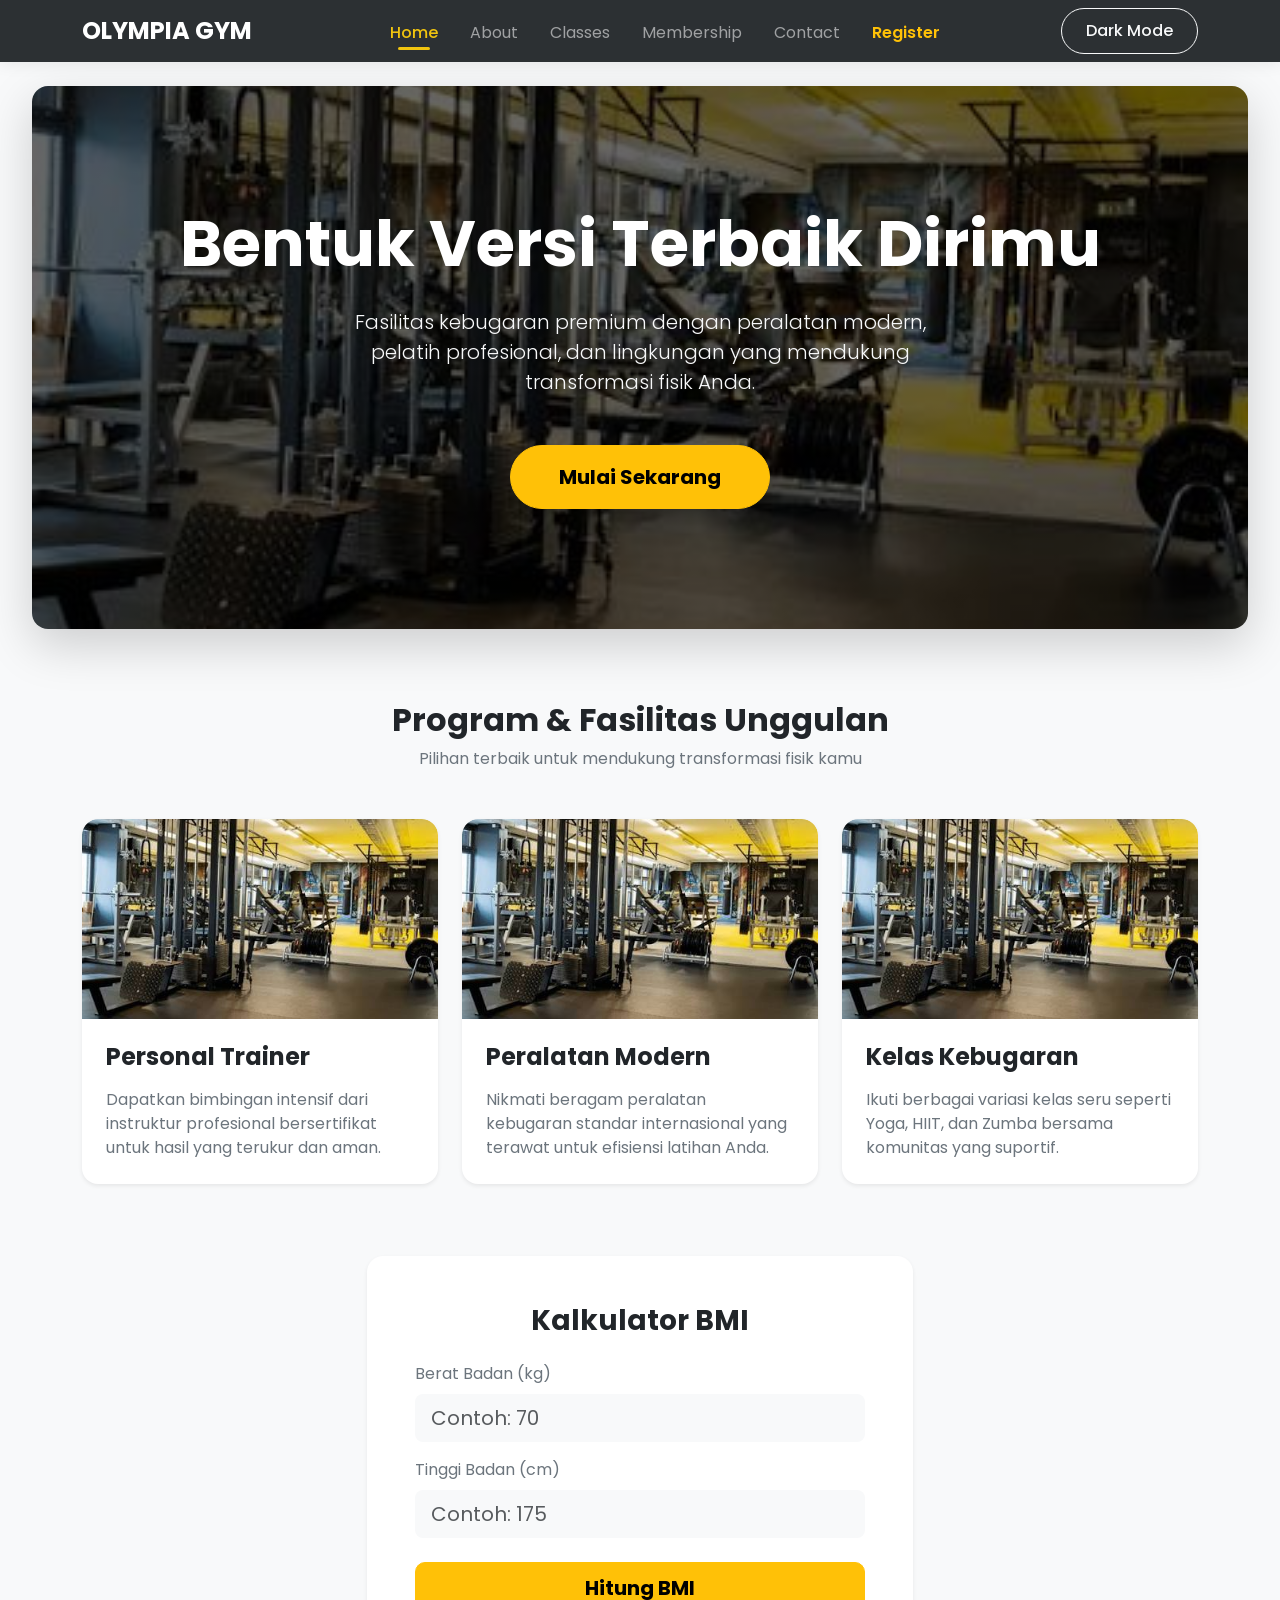
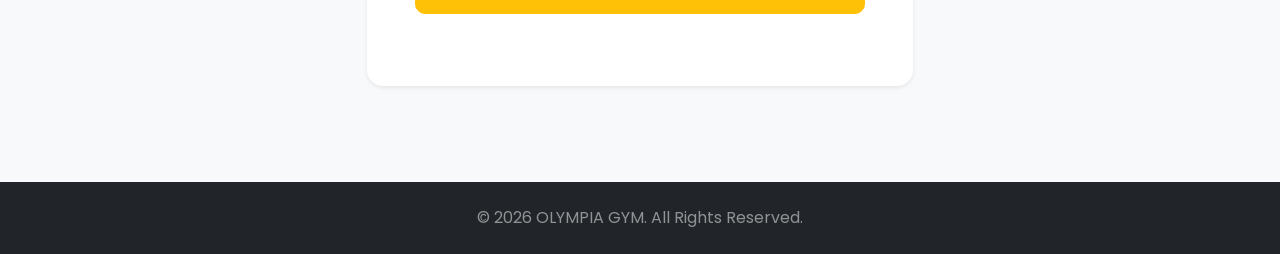
<file: index.html>
<!DOCTYPE html>
<html lang="id" data-bs-theme="light">
<head>
    <meta charset="UTF-8">
    <meta name="viewport" content="width=device-width, initial-scale=1.0">
    <title>Home - OLYMPIA GYM</title>
    <link href="https://cdn.jsdelivr.net/npm/bootstrap@5.3.0/dist/css/bootstrap.min.css" rel="stylesheet">
    <link rel="stylesheet" href="style.css">
</head>
<body>

    <nav class="navbar navbar-expand-lg navbar-dark bg-dark sticky-top">
        <div class="container">
            <a class="navbar-brand fw-bold fs-4" href="index.html">OLYMPIA GYM</a>
            <button class="navbar-toggler" type="button" data-bs-toggle="collapse" data-bs-target="#navbarNav">
                <span class="navbar-toggler-icon"></span>
            </button>
            <div class="collapse navbar-collapse" id="navbarNav">
                <ul class="navbar-nav mx-auto">
                    <li class="nav-item"><a class="nav-link px-3 active" href="index.html">Home</a></li>
                    <li class="nav-item"><a class="nav-link px-3" href="about.html">About</a></li>
                    <li class="nav-item"><a class="nav-link px-3" href="classes.html">Classes</a></li>
                    <li class="nav-item"><a class="nav-link px-3" href="membership.html">Membership</a></li>
                    <li class="nav-item"><a class="nav-link px-3" href="contact.html">Contact</a></li>
                    <li class="nav-item"><a class="nav-link px-3 text-warning fw-semibold" href="register.html">Register</a></li>
                </ul>
                <button class="btn btn-outline-light px-4 rounded-pill" id="darkModeToggle">Dark Mode</button>
            </div>
        </div>
    </nav>

    <main>
        <section class="container-fluid text-center py-5 my-4 text-white rounded-4 shadow-lg" 
                 style="background: linear-gradient(rgba(0, 0, 0, 0.6), rgba(0, 0, 0, 0.6)), url('asset/images.jpg') center/cover no-repeat; max-width: 95%;">
            <div class="py-5 my-4">
                <h1 class="display-3 fw-bold mb-4 text-white">Bentuk Versi Terbaik Dirimu</h1>
                <p class="lead mb-5 mx-auto text-light" style="max-width: 600px;">
                    Fasilitas kebugaran premium dengan peralatan modern, pelatih profesional, dan lingkungan yang mendukung transformasi fisik Anda.
                </p>
                <a href="membership.html" class="btn btn-warning btn-lg px-5 py-3 rounded-pill fw-bold">Mulai Sekarang</a>
            </div>
        </section>

        <section class="container my-5 py-4">
            <h2 class="fw-bold text-center mb-2">Program & Fasilitas Unggulan</h2>
            <p class="text-center text-secondary mb-5">Pilihan terbaik untuk mendukung transformasi fisik kamu</p>
            
            <div class="row g-4 justify-content-center">
                <div class="col-12 col-md-6 col-lg-4 d-flex align-items-stretch">
                    <div class="card h-100 border-0 shadow-sm rounded-4 overflow-hidden w-100">
                        <img src="asset/images.jpg" class="card-img-top" alt="Personal Trainer" style="height: 200px; object-fit: cover;">
                        <div class="card-body p-4 d-flex flex-column">
                            <h4 class="card-title fw-bold mb-3">Personal Trainer</h4>
                            <p class="card-text text-secondary flex-grow-1">Dapatkan bimbingan intensif dari instruktur profesional bersertifikat untuk hasil yang terukur dan aman.</p>
                        </div>
                    </div>
                </div>

                <div class="col-12 col-md-6 col-lg-4 d-flex align-items-stretch">
                    <div class="card h-100 border-0 shadow-sm rounded-4 overflow-hidden w-100">
                        <img src="asset/images.jpg" class="card-img-top" alt="Peralatan Modern" style="height: 200px; object-fit: cover;">
                        <div class="card-body p-4 d-flex flex-column">
                            <h4 class="card-title fw-bold mb-3">Peralatan Modern</h4>
                            <p class="card-text text-secondary flex-grow-1">Nikmati beragam peralatan kebugaran standar internasional yang terawat untuk efisiensi latihan Anda.</p>
                        </div>
                    </div>
                </div>

                <div class="col-12 col-md-6 col-lg-4 d-flex align-items-stretch">
                    <div class="card h-100 border-0 shadow-sm rounded-4 overflow-hidden w-100">
                        <img src="asset/images.jpg" class="card-img-top" alt="Kelas Kebugaran" style="height: 200px; object-fit: cover;">
                        <div class="card-body p-4 d-flex flex-column">
                            <h4 class="card-title fw-bold mb-3">Kelas Kebugaran</h4>
                            <p class="card-text text-secondary flex-grow-1">Ikuti berbagai variasi kelas seru seperti Yoga, HIIT, dan Zumba bersama komunitas yang suportif.</p>
                        </div>
                    </div>
                </div>
            </div>
        </section>

        <section class="container mb-5 pb-5">
            <div class="row justify-content-center">
                <div class="col-md-6">
                    <div class="card p-4 p-md-5 border-0 shadow-sm rounded-4">
                        <h3 class="fw-bold mb-4 text-center">Kalkulator BMI</h3>
                        <div class="mb-3">
                            <label class="form-label text-secondary">Berat Badan (kg)</label>
                            <input type="number" id="berat" class="form-control form-control-lg bg-light border-0" placeholder="Contoh: 70">
                        </div>
                        <div class="mb-4">
                            <label class="form-label text-secondary">Tinggi Badan (cm)</label>
                            <input type="number" id="tinggi" class="form-control form-control-lg bg-light border-0" placeholder="Contoh: 175">
                        </div>
                        <button onclick="hitungBMI()" class="btn btn-warning btn-lg w-100 fw-bold">Hitung BMI</button>
                        <div id="hasilBMI" class="mt-4 text-center fs-5"></div>
                    </div>
                </div>
            </div>
        </section>
    </main>

    <footer class="bg-dark text-white text-center py-4 mt-auto">
        <p class="mb-0 text-white-50">&copy; 2026 OLYMPIA GYM. All Rights Reserved.</p>
    </footer>

    <script src="https://cdn.jsdelivr.net/npm/bootstrap@5.3.0/dist/js/bootstrap.bundle.min.js"></script>
    <script src="script.js"></script>
</body>
</html>
</file>
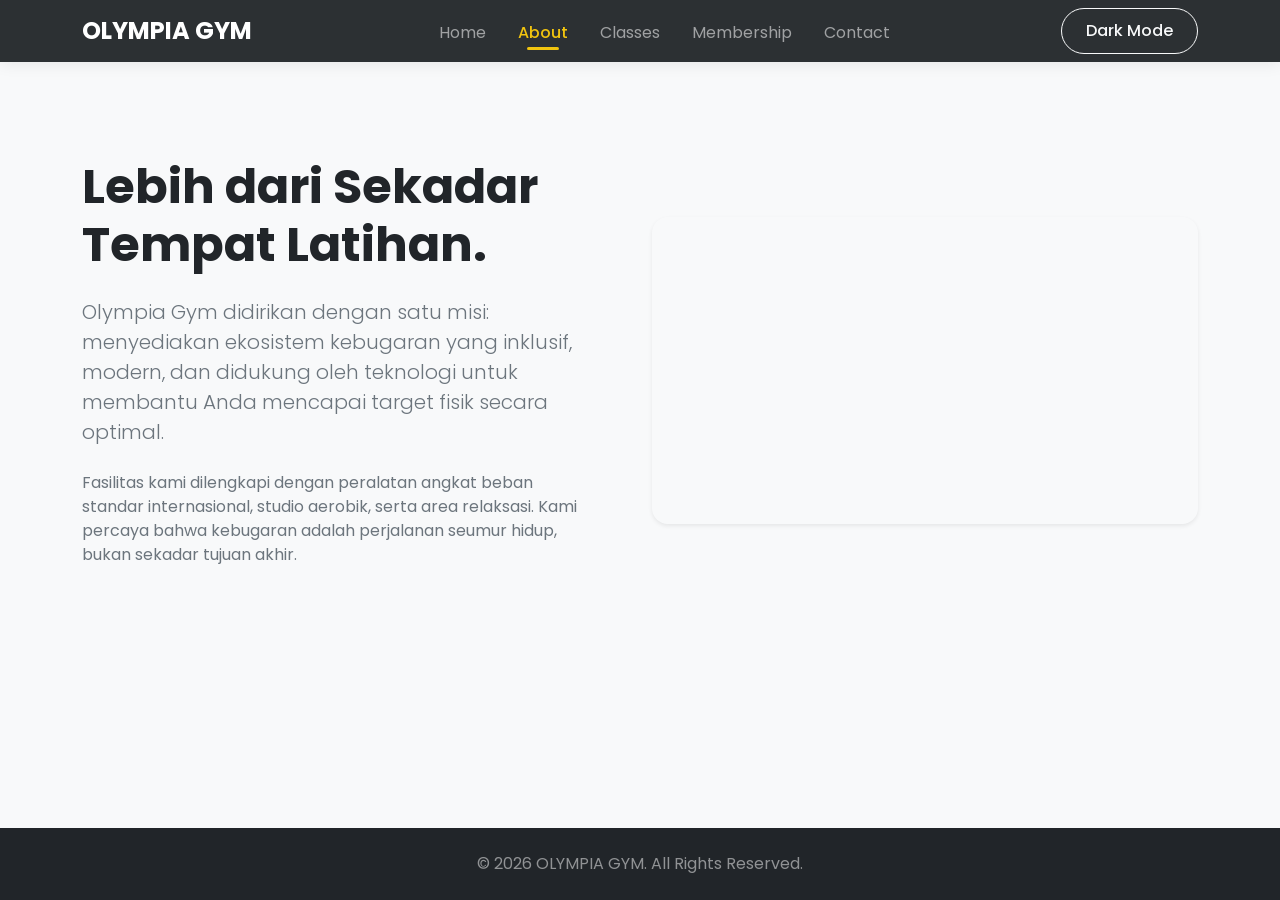
<file: about.html>
<!DOCTYPE html>
<html lang="id" data-bs-theme="light">
<head>
    <meta charset="UTF-8">
    <meta name="viewport" content="width=device-width, initial-scale=1.0">
    <title>About - OLYMPIA GYM</title>
    <link href="https://cdn.jsdelivr.net/npm/bootstrap@5.3.0/dist/css/bootstrap.min.css" rel="stylesheet">
    <link rel="stylesheet" href="style.css">
</head>
<body>

    <nav class="navbar navbar-expand-lg navbar-dark bg-dark sticky-top">
        <div class="container">
            <a class="navbar-brand fw-bold fs-4" href="index.html">OLYMPIA GYM</a>
            <button class="navbar-toggler" type="button" data-bs-toggle="collapse" data-bs-target="#navbarNav">
                <span class="navbar-toggler-icon"></span>
            </button>
            <div class="collapse navbar-collapse" id="navbarNav">
                <ul class="navbar-nav mx-auto">
                    <li class="nav-item"><a class="nav-link px-3" href="index.html">Home</a></li>
                    <li class="nav-item"><a class="nav-link px-3" href="about.html">About</a></li>
                    <li class="nav-item"><a class="nav-link px-3" href="classes.html">Classes</a></li>
                    <li class="nav-item"><a class="nav-link px-3" href="membership.html">Membership</a></li>
                    <li class="nav-item"><a class="nav-link px-3" href="contact.html">Contact</a></li>
                </ul>
                <button class="btn btn-outline-light px-4 rounded-pill" id="darkModeToggle">Dark Mode</button>
            </div>
        </div>
    </nav>

    <main class="container py-5 my-5">
        <div class="row align-items-center mb-5">
            <div class="col-lg-6 mb-4 mb-lg-0 pe-lg-5">
                <h1 class="display-5 fw-bold mb-4">Lebih dari Sekadar Tempat Latihan.</h1>
                <p class="lead text-secondary mb-4">
                    Olympia Gym didirikan dengan satu misi: menyediakan ekosistem kebugaran yang inklusif, modern, dan didukung oleh teknologi untuk membantu Anda mencapai target fisik secara optimal.
                </p>
                <p class="text-secondary">
                    Fasilitas kami dilengkapi dengan peralatan angkat beban standar internasional, studio aerobik, serta area relaksasi. Kami percaya bahwa kebugaran adalah perjalanan seumur hidup, bukan sekadar tujuan akhir.
                </p>
            </div>
            <div class="col-lg-6">
                <div class="ratio ratio-16x9 rounded-4 overflow-hidden shadow-sm">
                    <iframe src="https://www.youtube.com/embed/HQfF5XRVXjU" title="OLYMPIA GYM" allowfullscreen></iframe>
                </div>
            </div>
        </div>
    </main>

    <footer class="bg-dark text-white text-center py-4 mt-auto">
        <p class="mb-0 text-white-50">&copy; 2026 OLYMPIA GYM. All Rights Reserved.</p>
    </footer>

    <script src="https://cdn.jsdelivr.net/npm/bootstrap@5.3.0/dist/js/bootstrap.bundle.min.js"></script>
    <script src="script.js"></script>
</body>
</html>
</file>
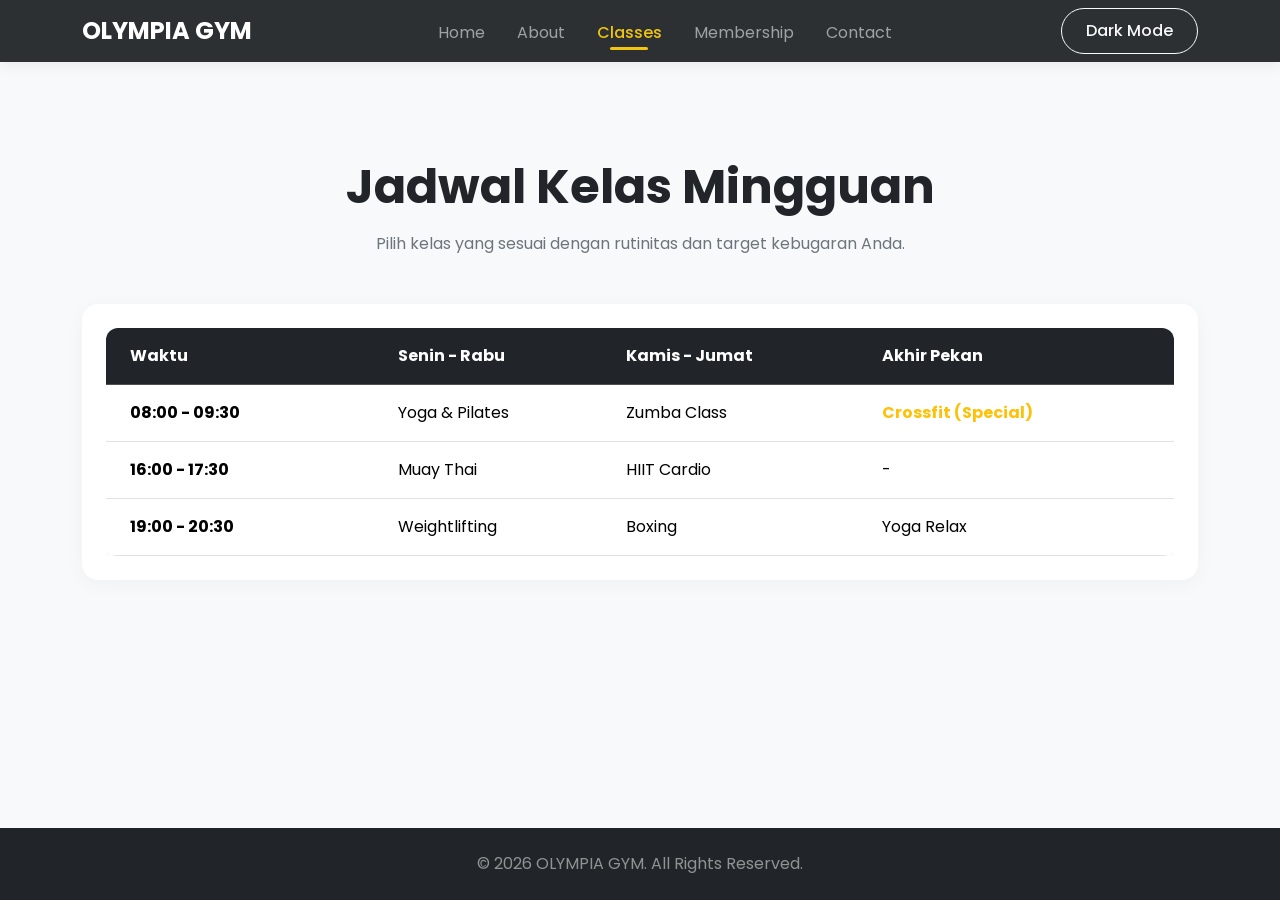
<file: classes.html>
<!DOCTYPE html>
<html lang="id" data-bs-theme="light">
<head>
    <meta charset="UTF-8">
    <meta name="viewport" content="width=device-width, initial-scale=1.0">
    <title>Classes - OLYMPIA GYM</title>
    <link href="https://cdn.jsdelivr.net/npm/bootstrap@5.3.0/dist/css/bootstrap.min.css" rel="stylesheet">
    <link rel="stylesheet" href="style.css">
</head>
<body>

    <nav class="navbar navbar-expand-lg navbar-dark bg-dark sticky-top">
        <div class="container">
            <a class="navbar-brand fw-bold fs-4" href="index.html">OLYMPIA GYM</a>
            <button class="navbar-toggler" type="button" data-bs-toggle="collapse" data-bs-target="#navbarNav">
                <span class="navbar-toggler-icon"></span>
            </button>
            <div class="collapse navbar-collapse" id="navbarNav">
                <ul class="navbar-nav mx-auto">
                    <li class="nav-item"><a class="nav-link px-3" href="index.html">Home</a></li>
                    <li class="nav-item"><a class="nav-link px-3" href="about.html">About</a></li>
                    <li class="nav-item"><a class="nav-link px-3" href="classes.html">Classes</a></li>
                    <li class="nav-item"><a class="nav-link px-3" href="membership.html">Membership</a></li>
                    <li class="nav-item"><a class="nav-link px-3" href="contact.html">Contact</a></li>
                </ul>
                <button class="btn btn-outline-light px-4 rounded-pill" id="darkModeToggle">Dark Mode</button>
            </div>
        </div>
    </nav>

    <main class="container py-5 my-md-5">
        <div class="text-center mb-5">
            <h1 class="display-5 fw-bold">Jadwal Kelas Mingguan</h1>
            <p class="text-secondary mt-3">Pilih kelas yang sesuai dengan rutinitas dan target kebugaran Anda.</p>
        </div>

        <div class="card border-0 p-4">
            <div class="table-responsive">
                <table class="table table-hover align-middle mb-0">
                    <thead class="table-dark">
                        <tr>
                            <th class="py-3 px-4">Waktu</th>
                            <th class="py-3">Senin - Rabu</th>
                            <th class="py-3">Kamis - Jumat</th>
                            <th class="py-3">Akhir Pekan</th>
                        </tr>
                    </thead>
                    <tbody class="border-top-0">
                        <tr>
                            <td class="fw-bold px-4 py-3">08:00 - 09:30</td>
                            <td class="py-3">Yoga & Pilates</td>
                            <td class="py-3">Zumba Class</td>
                            <td class="py-3 text-warning fw-bold">Crossfit (Special)</td>
                        </tr>
                        <tr>
                            <td class="fw-bold px-4 py-3">16:00 - 17:30</td>
                            <td class="py-3">Muay Thai</td>
                            <td class="py-3">HIIT Cardio</td>
                            <td class="py-3">-</td>
                        </tr>
                        <tr>
                            <td class="fw-bold px-4 py-3">19:00 - 20:30</td>
                            <td class="py-3">Weightlifting</td>
                            <td class="py-3">Boxing</td>
                            <td class="py-3">Yoga Relax</td>
                        </tr>
                    </tbody>
                </table>
            </div>
        </div>
    </main>

    <footer class="bg-dark text-white text-center py-4 mt-auto">
        <p class="mb-0 text-white-50">&copy; 2026 OLYMPIA GYM. All Rights Reserved.</p>
    </footer>

    <script src="https://cdn.jsdelivr.net/npm/bootstrap@5.3.0/dist/js/bootstrap.bundle.min.js"></script>
    <script src="script.js"></script>
</body>
</html>
</file>
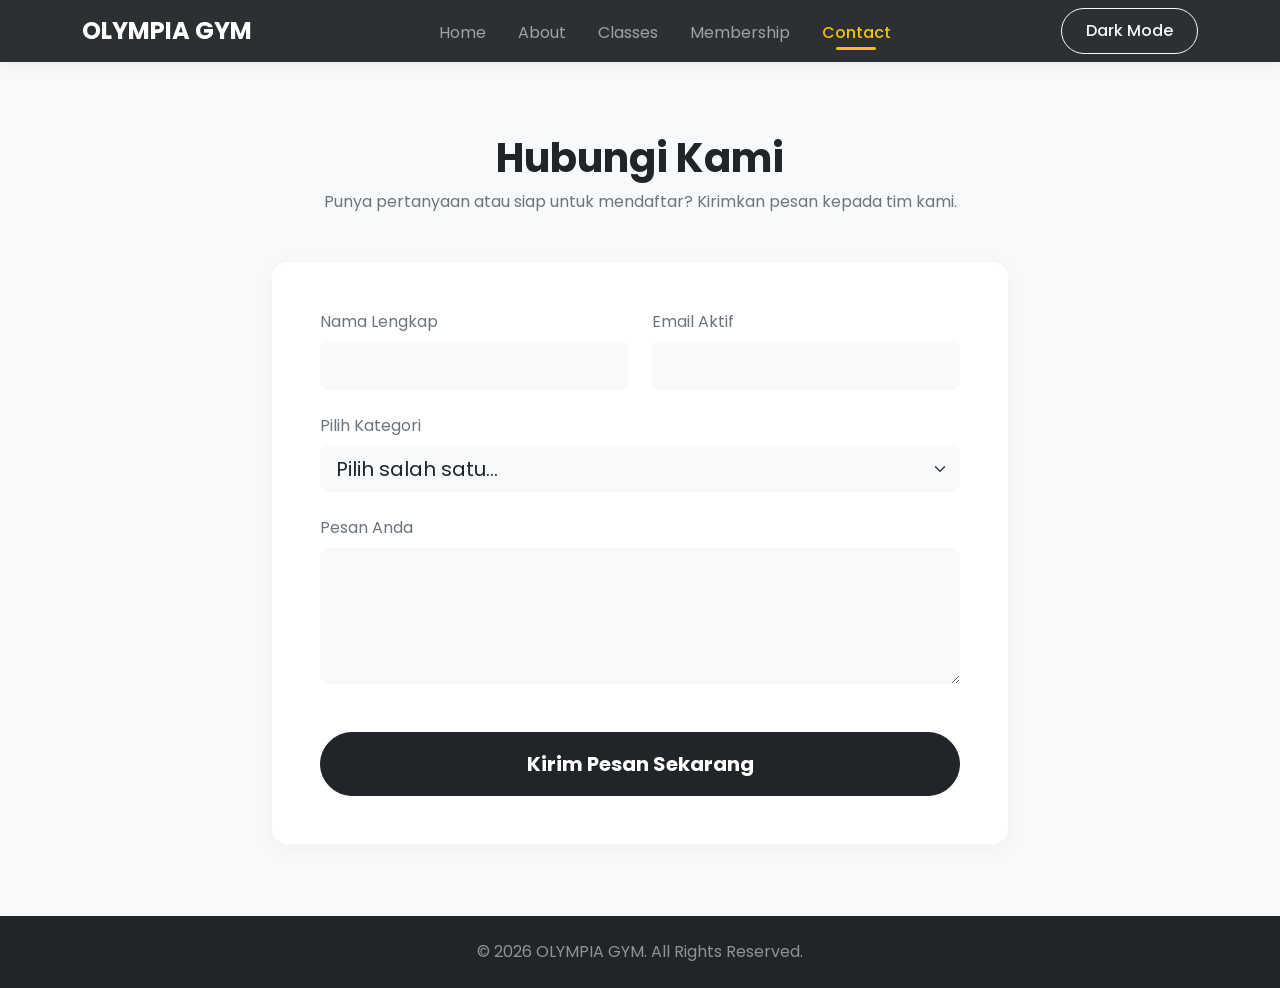
<file: contact.html>
<!DOCTYPE html>
<html lang="id" data-bs-theme="light">
<head>
    <meta charset="UTF-8">
    <meta name="viewport" content="width=device-width, initial-scale=1.0">
    <title>Contact - OLYMPIA GYM</title>
    <link href="https://cdn.jsdelivr.net/npm/bootstrap@5.3.0/dist/css/bootstrap.min.css" rel="stylesheet">
    <link rel="stylesheet" href="style.css">
</head>
<body>

    <nav class="navbar navbar-expand-lg navbar-dark bg-dark sticky-top">
        <div class="container">
            <a class="navbar-brand fw-bold fs-4" href="index.html">OLYMPIA GYM</a>
            <button class="navbar-toggler" type="button" data-bs-toggle="collapse" data-bs-target="#navbarNav">
                <span class="navbar-toggler-icon"></span>
            </button>
            <div class="collapse navbar-collapse" id="navbarNav">
                <ul class="navbar-nav mx-auto">
                    <li class="nav-item"><a class="nav-link px-3" href="index.html">Home</a></li>
                    <li class="nav-item"><a class="nav-link px-3" href="about.html">About</a></li>
                    <li class="nav-item"><a class="nav-link px-3" href="classes.html">Classes</a></li>
                    <li class="nav-item"><a class="nav-link px-3" href="membership.html">Membership</a></li>
                    <li class="nav-item"><a class="nav-link px-3" href="contact.html">Contact</a></li>
                </ul>
                <button class="btn btn-outline-light px-4 rounded-pill" id="darkModeToggle">Dark Mode</button>
            </div>
        </div>
    </nav>

    <main class="container py-5 my-md-4">
        <div class="row justify-content-center">
            <div class="col-lg-8">
                <div class="text-center mb-5">
                    <h1 class="display-6 fw-bold">Hubungi Kami</h1>
                    <p class="text-secondary mt-2">Punya pertanyaan atau siap untuk mendaftar? Kirimkan pesan kepada tim kami.</p>
                </div>
                
                <div class="card border-0 p-4 p-md-5">
                    <form id="contactForm">
                        <div class="row g-4">
                            <div class="col-md-6">
                                <label class="form-label text-secondary mb-2">Nama Lengkap</label>
                                <input type="text" id="nama" class="form-control form-control-lg bg-light border-0" required>
                            </div>
                            <div class="col-md-6">
                                <label class="form-label text-secondary mb-2">Email Aktif</label>
                                <input type="email" id="email" class="form-control form-control-lg bg-light border-0" required>
                            </div>
                            <div class="col-12">
                                <label class="form-label text-secondary mb-2">Pilih Kategori</label>
                                <select id="kategori" class="form-select form-select-lg bg-light border-0" required>
                                    <option value="" selected disabled>Pilih salah satu...</option>
                                    <option value="Pertanyaan Jadwal Kelas">Pertanyaan Jadwal Kelas</option>
                                    <option value="Kerjasama / Lainnya">Kerjasama / Lainnya</option>
                                </select>
                            </div>
                            <div class="col-12">
                                <label class="form-label text-secondary mb-2">Pesan Anda</label>
                                <textarea id="pesan" class="form-control form-control-lg bg-light border-0" rows="4" required></textarea>
                            </div>
                            <div class="col-12 mt-5">
                                <button type="submit" class="btn btn-dark btn-lg w-100 py-3 rounded-pill fw-bold">Kirim Pesan Sekarang</button>
                            </div>
                        </div>
                    </form>
                </div>
            </div>
        </div>
    </main>

    <footer class="bg-dark text-white text-center py-4 mt-auto">
        <p class="mb-0 text-white-50">&copy; 2026 OLYMPIA GYM. All Rights Reserved.</p>
    </footer>

    <script src="https://cdn.jsdelivr.net/npm/bootstrap@5.3.0/dist/js/bootstrap.bundle.min.js"></script>
    <script src="script.js"></script>
</body>
</html>
</file>
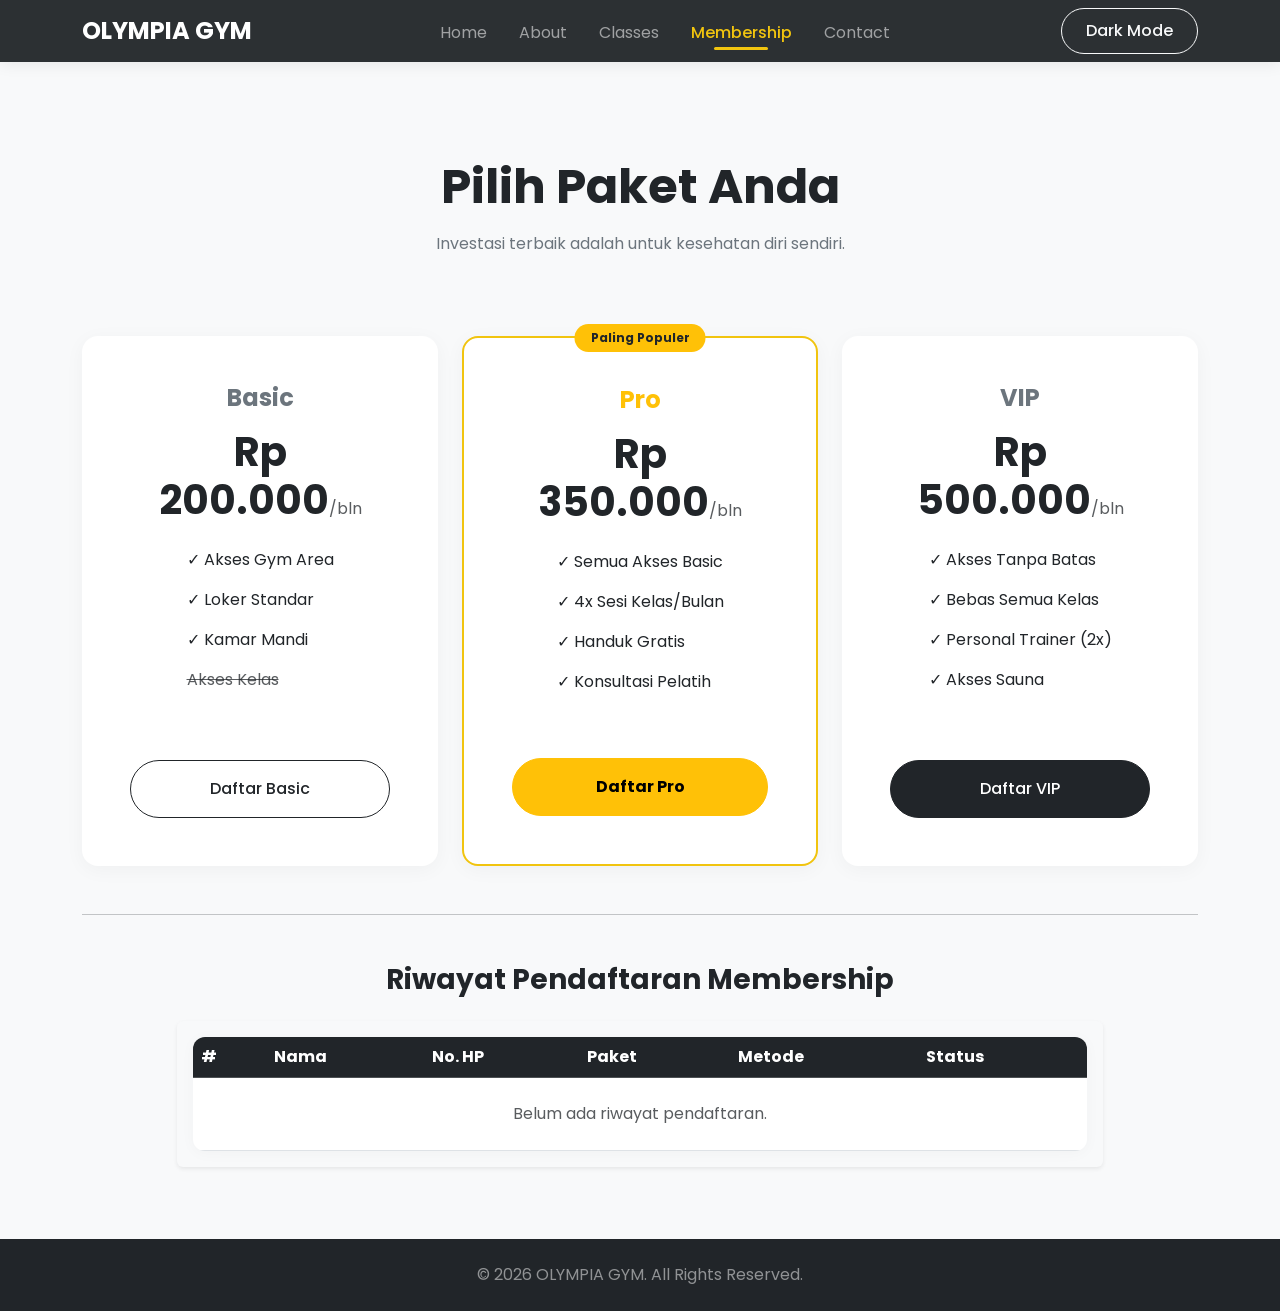
<file: membership.html>
<!DOCTYPE html>
<html lang="id" data-bs-theme="light">
<head>
    <meta charset="UTF-8">
    <meta name="viewport" content="width=device-width, initial-scale=1.0">
    <title>Membership - OLYMPIA GYM</title>
    <link href="https://cdn.jsdelivr.net/npm/bootstrap@5.3.0/dist/css/bootstrap.min.css" rel="stylesheet">
    <link rel="stylesheet" href="style.css">
</head>
<body>

    <nav class="navbar navbar-expand-lg navbar-dark bg-dark sticky-top">
        <div class="container">
            <a class="navbar-brand fw-bold fs-4" href="index.html">OLYMPIA GYM</a>
            <button class="navbar-toggler" type="button" data-bs-toggle="collapse" data-bs-target="#navbarNav">
                <span class="navbar-toggler-icon"></span>
            </button>
            <div class="collapse navbar-collapse" id="navbarNav">
                <ul class="navbar-nav mx-auto">
                    <li class="nav-item"><a class="nav-link px-3" href="index.html">Home</a></li>
                    <li class="nav-item"><a class="nav-link px-3" href="about.html">About</a></li>
                    <li class="nav-item"><a class="nav-link px-3" href="classes.html">Classes</a></li>
                    <li class="nav-item"><a class="nav-link px-3" href="membership.html">Membership</a></li>
                    <li class="nav-item"><a class="nav-link px-3" href="contact.html">Contact</a></li>
                </ul>
                <button class="btn btn-outline-light px-4 rounded-pill" id="darkModeToggle">Dark Mode</button>
            </div>
        </div>
    </nav>

    <main class="container py-5 my-4">
        <div id="alertUtama" class="mb-4"></div>

        <div class="text-center mb-5 pb-3">
            <h1 class="display-5 fw-bold">Pilih Paket Anda</h1>
            <p class="text-secondary mt-3">Investasi terbaik adalah untuk kesehatan diri sendiri.</p>
        </div>

        <div class="row g-4 justify-content-center text-center mb-5">
            <div class="col-lg-4 col-md-6">
                <div class="card h-100 p-4 p-xl-5">
                    <h4 class="fw-bold mb-3 text-secondary">Basic</h4>
                    <h2 class="display-6 fw-bold mb-4">Rp 200.000<span class="fs-6 text-muted fw-normal">/bln</span></h2>
                    <ul class="list-unstyled mb-5 text-start mx-auto" style="max-width: 200px;">
                        <li class="mb-3">✓ Akses Gym Area</li>
                        <li class="mb-3">✓ Loker Standar</li>
                        <li class="mb-3">✓ Kamar Mandi</li>
                        <li class="text-muted text-decoration-line-through">Akses Kelas</li>
                    </ul>
                    <button onclick="bukaModalPembayaran('Basic', 200000)" class="btn btn-outline-dark mt-auto py-3 rounded-pill w-100">Daftar Basic</button>
                </div>
            </div>

            <div class="col-lg-4 col-md-6">
                <div class="card h-100 p-4 p-xl-5 position-relative" style="border: 2px solid #f1c40f;">
                    <span class="badge bg-warning text-dark position-absolute top-0 start-50 translate-middle px-3 py-2 rounded-pill fw-bold">Paling Populer</span>
                    <h4 class="fw-bold mb-3 text-warning">Pro</h4>
                    <h2 class="display-6 fw-bold mb-4">Rp 350.000<span class="fs-6 text-muted fw-normal">/bln</span></h2>
                    <ul class="list-unstyled mb-5 text-start mx-auto" style="max-width: 200px;">
                        <li class="mb-3">✓ Semua Akses Basic</li>
                        <li class="mb-3">✓ 4x Sesi Kelas/Bulan</li>
                        <li class="mb-3">✓ Handuk Gratis</li>
                        <li class="mb-3">✓ Konsultasi Pelatih</li>
                    </ul>
                    <button onclick="bukaModalPembayaran('Pro', 350000)" class="btn btn-warning mt-auto py-3 rounded-pill w-100 fw-bold">Daftar Pro</button>
                </div>
            </div>

            <div class="col-lg-4 col-md-6">
                <div class="card h-100 p-4 p-xl-5">
                    <h4 class="fw-bold mb-3 text-secondary">VIP</h4>
                    <h2 class="display-6 fw-bold mb-4">Rp 500.000<span class="fs-6 text-muted fw-normal">/bln</span></h2>
                    <ul class="list-unstyled mb-5 text-start mx-auto" style="max-width: 200px;">
                        <li class="mb-3">✓ Akses Tanpa Batas</li>
                        <li class="mb-3">✓ Bebas Semua Kelas</li>
                        <li class="mb-3">✓ Personal Trainer (2x)</li>
                        <li class="mb-3">✓ Akses Sauna</li>
                    </ul>
                    <button onclick="bukaModalPembayaran('VIP', 500000)" class="btn btn-dark mt-auto py-3 rounded-pill w-100">Daftar VIP</button>
                </div>
            </div>
        </div>

        <hr class="my-5">

        <div class="row justify-content-center">
            <div class="col-lg-10">
                <h3 class="fw-bold text-center mb-4">Riwayat Pendaftaran Membership</h3>
                <div class="table-responsive bg-body-tertiary p-3 rounded shadow-sm">
                    <table class="table table-hover align-middle mb-0">
                        <thead class="table-dark">
                            <tr>
                                <th>#</th>
                                <th>Nama</th>
                                <th>No. HP</th>
                                <th>Paket</th>
                                <th>Metode</th>
                                <th>Status</th>
                            </tr>
                        </thead>
                        <tbody id="tabelRiwayat">
                            <tr>
                                <td colspan="6" class="text-center text-muted py-3" id="noDataText">Belum ada riwayat pendaftaran.</td>
                            </tr>
                        </tbody>
                    </table>
                </div>
            </div>
        </div>
    </main>

    <div class="modal fade" id="modalPembayaran" tabindex="-1" aria-labelledby="modalPembayaranLabel" aria-hidden="true">
        <div class="modal-dialog modal-dialog-centered">
            <div class="modal-content">
                <div class="modal-header bg-dark text-white">
                    <h5 class="modal-title" id="modalPembayaranLabel">Formulir Pendaftaran & Pembayaran</h5>
                    <button type="button" class="btn-close btn-close-white" data-bs-dismiss="modal" aria-label="Close"></button>
                </div>
                <div class="modal-body text-dark">
                    <div class="alert alert-info text-center fw-bold">
                        Paket Dipilih: <span id="textPaket"></span> (<span id="textHarga"></span>)
                    </div>
                    
                    <form id="formCheckout" onsubmit="prosesTransaksi(event)">
                        <div class="mb-3">
                            <label class="form-label fw-bold">Nama Lengkap</label>
                            <input type="text" class="form-control" id="inputNama" placeholder="Masukkan nama Anda" required>
                        </div>
                        <div class="mb-3">
                            <label class="form-label fw-bold">Nomor HP / WhatsApp</label>
                            <input type="number" class="form-control" id="inputHp" placeholder="Contoh: 0812345678" required>
                        </div>
                        <div class="mb-3">
                            <label class="form-label fw-bold">Alamat Lengkap</label>
                            <textarea class="form-control" id="inputAlamat" rows="2" placeholder="Masukkan alamat rumah" required></textarea>
                        </div>

                        <hr>

                        <div class="mb-3">
                            <label class="form-label fw-bold">Metode Pembayaran</label>
                            <select class="form-select" id="metodeBayar" required>
                                <option value="" selected disabled>-- Pilih Bank / E-Wallet --</option>
                                <optgroup label="Transfer Bank">
                                    <option value="BCA">Transfer Bank BCA</option>
                                    <option value="BNI">Transfer Bank BNI</option>
                                    <option value="BRI">Transfer Bank BRI</option>
                                    <option value="Mandiri">Transfer Bank Mandiri</option>
                                </optgroup>
                                <optgroup label="E-Wallet">
                                    <option value="GoPay">GoPay</option>
                                    <option value="OVO">OVO</option>
                                    <option value="Dana">Dana</option>
                                </optgroup>
                            </select>
                        </div>

                        <div class="modal-footer px-0 pb-0">
                            <button type="button" class="btn btn-secondary" data-bs-dismiss="modal">Batal</button>
                            <button type="submit" class="btn btn-success fw-bold">Konfirmasi Bayar</button>
                        </div>
                    </form>
                </div>
            </div>
        </div>
    </div>

    <footer class="bg-dark text-white text-center py-4 mt-auto">
        <p class="mb-0 text-white-50">&copy; 2026 OLYMPIA GYM. All Rights Reserved.</p>
    </footer>

    <script src="https://cdn.jsdelivr.net/npm/bootstrap@5.3.0/dist/js/bootstrap.bundle.min.js"></script>
    <script src="script.js"></script>
</body>
</html>
</file>
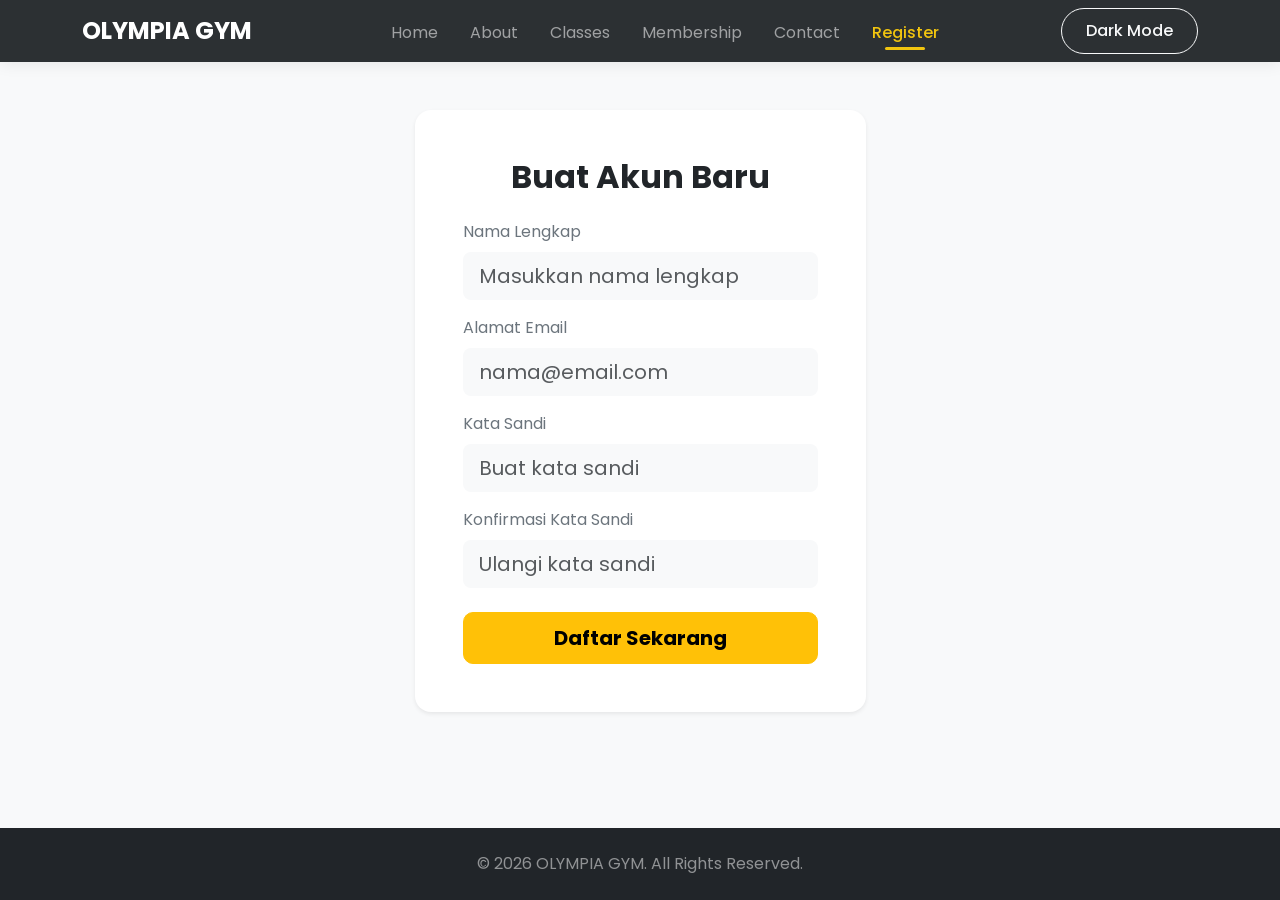
<file: register.html>
<!DOCTYPE html>
<html lang="id" data-bs-theme="light">
<head>
    <meta charset="UTF-8">
    <meta name="viewport" content="width=device-width, initial-scale=1.0">
    <title>Register - OLYMPIA GYM</title>
    <link href="https://cdn.jsdelivr.net/npm/bootstrap@5.3.0/dist/css/bootstrap.min.css" rel="stylesheet">
    <link rel="stylesheet" href="style.css">
</head>
<body>


    <nav class="navbar navbar-expand-lg navbar-dark bg-dark sticky-top">
        <div class="container">
            <a class="navbar-brand fw-bold fs-4" href="index.html">OLYMPIA GYM</a>
            <button class="navbar-toggler" type="button" data-bs-toggle="collapse" data-bs-target="#navbarNav">
                <span class="navbar-toggler-icon"></span>
            </button>
            <div class="collapse navbar-collapse" id="navbarNav">
                <ul class="navbar-nav mx-auto">
                    <li class="nav-item"><a class="nav-link px-3" href="index.html">Home</a></li>
                    <li class="nav-item"><a class="nav-link px-3" href="about.html">About</a></li>
                    <li class="nav-item"><a class="nav-link px-3" href="classes.html">Classes</a></li>
                    <li class="nav-item"><a class="nav-link px-3" href="membership.html">Membership</a></li>
                    <li class="nav-item"><a class="nav-link px-3" href="contact.html">Contact</a></li>
                    <li class="nav-item"><a class="nav-link px-3 text-warning fw-semibold active" href="register.html">Register</a></li>
                </ul>
                <button class="btn btn-outline-light px-4 rounded-pill" id="darkModeToggle">Dark Mode</button>
            </div>
        </div>
    </nav>

   
    <main class="container my-5">
        <div class="row justify-content-center">
            <div class="col-md-6 col-lg-5">
                <div class="card p-4 p-md-5 border-0 shadow-sm rounded-4">
                    <h2 class="fw-bold text-center mb-4">Buat Akun Baru</h2>
                    <form>
                        <div class="mb-3">
                            <label class="form-label text-secondary">Nama Lengkap</label>
                            <input type="text" class="form-control form-control-lg bg-light border-0" placeholder="Masukkan nama lengkap" required>
                        </div>
                        <div class="mb-3">
                            <label class="form-label text-secondary">Alamat Email</label>
                            <input type="email" class="form-control form-control-lg bg-light border-0" placeholder="nama@email.com" required>
                        </div>
                        <div class="mb-3">
                            <label class="form-label text-secondary">Kata Sandi</label>
                            <input type="password" class="form-control form-control-lg bg-light border-0" placeholder="Buat kata sandi" required>
                        </div>
                        <div class="mb-4">
                            <label class="form-label text-secondary">Konfirmasi Kata Sandi</label>
                            <input type="password" class="form-control form-control-lg bg-light border-0" placeholder="Ulangi kata sandi" required>
                        </div>
                        <button type="submit" class="btn btn-warning btn-lg w-100 fw-bold">Daftar Sekarang</button>
                    </form>
                </div>
            </div>
        </div>
    </main>


    <footer class="bg-dark text-white text-center py-4 mt-auto">
        <p class="mb-0 text-white-50">&copy; 2026 OLYMPIA GYM. All Rights Reserved.</p>
    </footer>

    <script src="https://cdn.jsdelivr.net/npm/bootstrap@5.3.0/dist/js/bootstrap.bundle.min.js"></script>
    <script src="script.js"></script>
</body>
</html>
</file>
<file: style.css>
@import url('https://fonts.googleapis.com/css2?family=Poppins:wght@300;400;500;600;700&display=swap');

body {
    font-family: 'Poppins', sans-serif;
    min-height: 100vh;
    display: flex;
    flex-direction: column;
    background-color: #f8f9fa;
    transition: background-color 0.4s ease, color 0.4s ease;
}

[data-bs-theme="dark"] body {
    background-color: #121212;
}

main {
    flex: 1;
}

.navbar {
    backdrop-filter: blur(8px);
    background-color: rgba(33, 37, 41, 0.95) !important;
    box-shadow: 0 2px 15px rgba(0, 0, 0, 0.08);
}

.navbar-nav .nav-link {
    position: relative;
    padding-bottom: 5px;
    font-weight: 400;
    transition: color 0.3s ease;
}

.navbar-nav .nav-link.active {
    color: #f1c40f !important;
    font-weight: 500 !important;
    border-bottom: none !important; 
}

.navbar-nav .nav-link.active::after {
    content: '';
    position: absolute;
    width: 40%;
    height: 3px;
    bottom: 0;
    left: 30%;
    background-color: #f1c40f;
    border-radius: 3px;
}

.card {
    border: none;
    border-radius: 16px;
    box-shadow: 0 4px 20px rgba(0, 0, 0, 0.04);
    transition: transform 0.3s ease, box-shadow 0.3s ease;
}

[data-bs-theme="dark"] .card {
    background-color: #1e1e1e;
    box-shadow: 0 4px 20px rgba(0, 0, 0, 0.2);
}

.card:hover {
    transform: translateY(-8px);
    box-shadow: 0 12px 30px rgba(0, 0, 0, 0.1);
}

.table {
    border-radius: 12px;
    overflow: hidden;
    box-shadow: 0 2px 15px rgba(0, 0, 0, 0.03);
}

.btn {
    border-radius: 10px;
    font-weight: 500;
    padding: 10px 20px;
    transition: all 0.3s ease;
}


.card-img-top {
    height: 200px;
    object-fit: cover;
    border-top-left-radius: 16px;
    border-top-right-radius: 16px;
}

.nav-link.text-warning:hover {
    color: #ffd700 !important;
    text-shadow: 0 0 8px rgba(241, 196, 15, 0.4);
}
</file>
